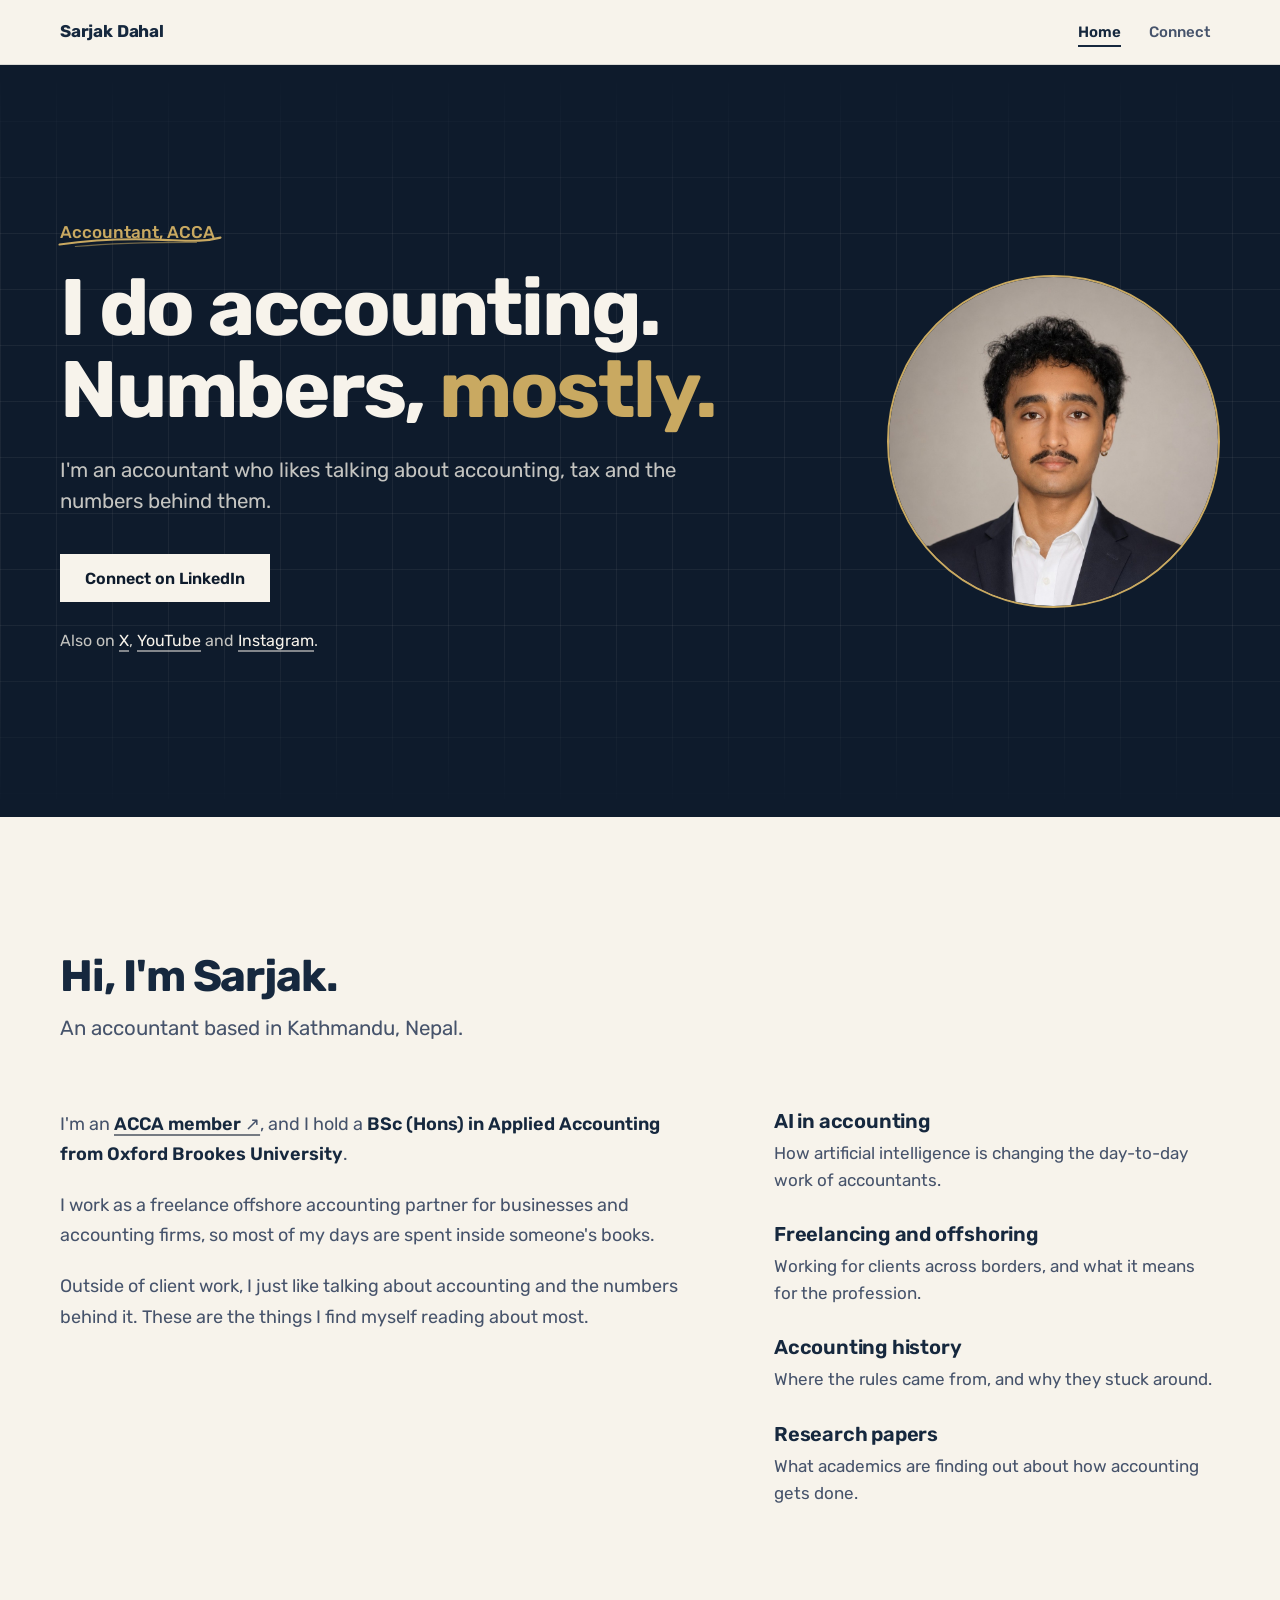
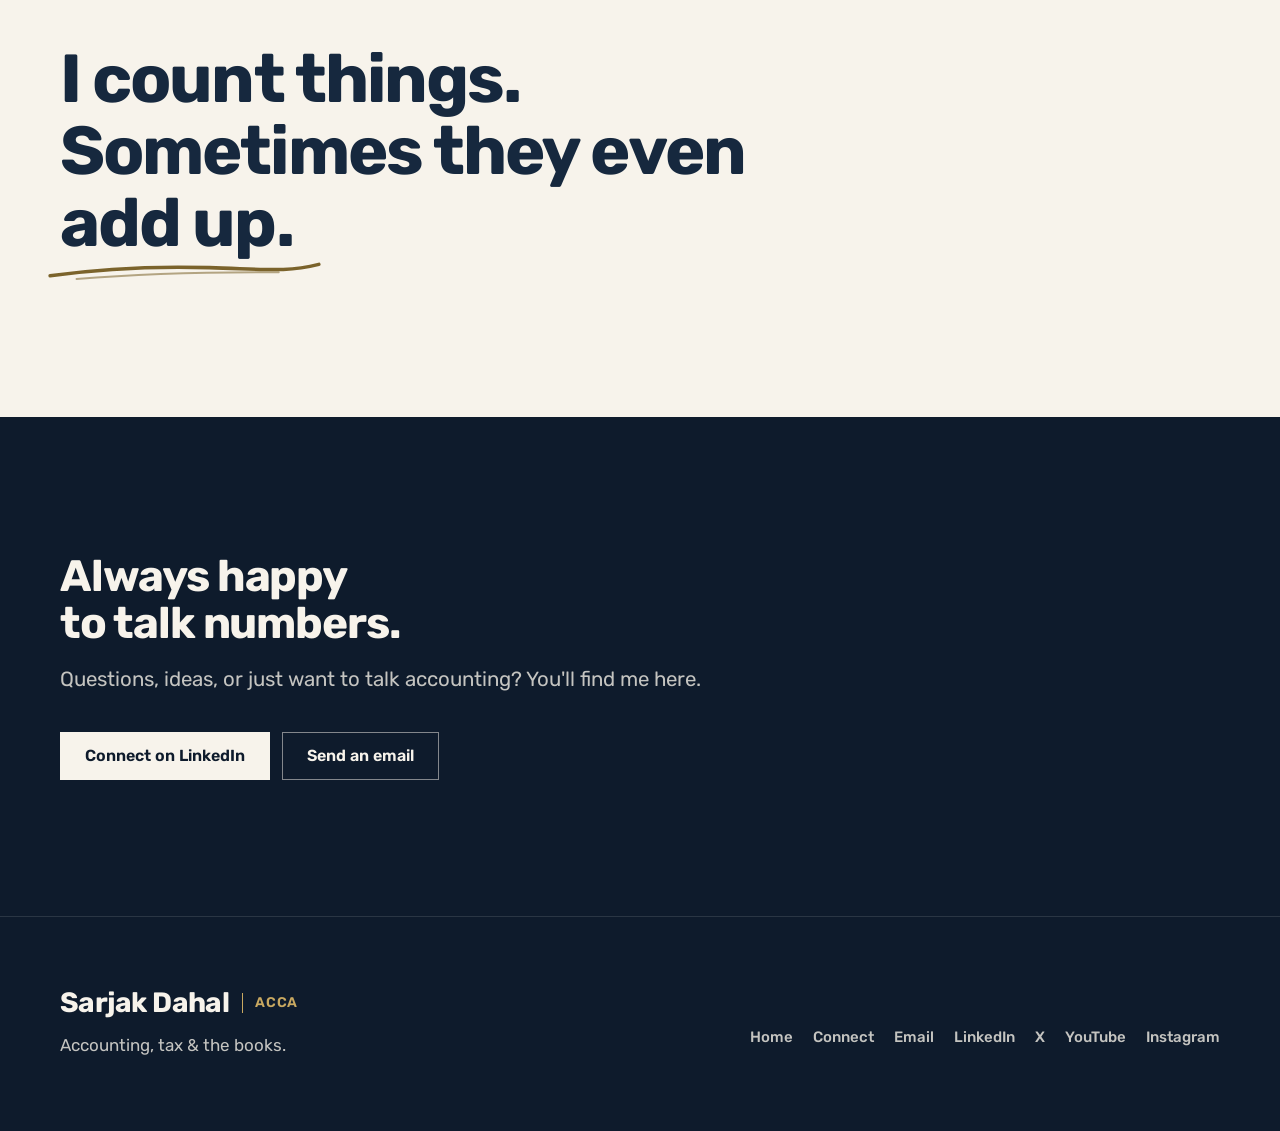
<file: index.html>
<!doctype html>
<html lang="en">
<head>
  <meta charset="utf-8">
  <meta name="viewport" content="width=device-width, initial-scale=1">
  <meta name="description" content="Sarjak Dahal is an ACCA accountant based in Kathmandu, Nepal, who likes talking about accounting and the numbers behind it.">
  <meta name="robots" content="index, follow">
  <link rel="canonical" href="https://sarjakdahal.com.np/">
  <meta property="og:type" content="website">
  <meta property="og:locale" content="en_US">
  <meta property="og:site_name" content="Sarjak Dahal">
  <meta property="og:title" content="Sarjak Dahal | I do accounting. Numbers, mostly.">
  <meta property="og:description" content="An ACCA accountant who likes talking about accounting and the numbers behind it.">
  <meta property="og:url" content="https://sarjakdahal.com.np/">
  <meta property="og:image" content="https://sarjakdahal.com.np/assets/social-preview-v7.jpg">
  <meta property="og:image:width" content="1200">
  <meta property="og:image:height" content="630">
  <meta property="og:image:alt" content="Sarjak Dahal, ACCA. I do accounting. Numbers, mostly.">
  <meta name="twitter:card" content="summary_large_image">
  <meta name="twitter:title" content="Sarjak Dahal | I do accounting. Numbers, mostly.">
  <meta name="twitter:description" content="An ACCA accountant who likes talking about accounting and the numbers behind it.">
  <meta name="twitter:image" content="https://sarjakdahal.com.np/assets/social-preview-v7.jpg">
  <meta name="theme-color" content="#F7F3EB" media="(prefers-color-scheme: light)">
  <meta name="theme-color" content="#16283E" media="(prefers-color-scheme: dark)">
  <link rel="icon" href="data:image/svg+xml,%3Csvg xmlns='http://www.w3.org/2000/svg' viewBox='0 0 64 64'%3E%3Crect width='64' height='64' rx='16' fill='%23F7F3EB'/%3E%3Ccircle cx='32' cy='32' r='18' fill='%23B08D3E'/%3E%3Ccircle cx='32' cy='32' r='6' fill='%23F7F3EB'/%3E%3C/svg%3E">
  <link rel="preconnect" href="https://fonts.googleapis.com">
  <link rel="preconnect" href="https://fonts.gstatic.com" crossorigin>
  <link rel="stylesheet" href="https://fonts.googleapis.com/css2?family=Rubik:wght@400..700&display=swap">
  <link rel="stylesheet" href="/assets/css/site.css?v=23">
  <title>Sarjak Dahal | ACCA · Accounting, tax &amp; the books</title>
  <script type="application/ld+json">
    {
      "@context": "https://schema.org",
      "@type": "Person",
      "name": "Sarjak Dahal",
      "url": "https://sarjakdahal.com.np",
      "description": "ACCA accountant based in Kathmandu, Nepal, who likes talking about accounting and the numbers behind it.",
      "alumniOf": "Oxford Brookes University",
      "address": { "@type": "PostalAddress", "addressLocality": "Kathmandu", "addressCountry": "NP" },
      "knowsAbout": [
        "Accounting",
        "Taxation",
        "Bookkeeping",
        "Financial reporting"
      ]
    }
  </script>
</head>
<body>
  <a class="skip-link" href="#main">Skip to content</a>

  <header class="site-header">
    <nav class="nav" aria-label="Primary navigation">
      <a class="brand-link" href="/">Sarjak Dahal</a>
      <div class="nav__links">
        <a href="/" aria-current="page">Home</a>
        <a href="/connect/">Connect</a>
      </div>
    </nav>
  </header>

  <main id="main">
    <div class="band-dark hero-band">
      <section class="section hero" aria-labelledby="hero-title">
        <div class="hero__content">
          <p class="pen">Accountant, ACCA</p>
          <h1 id="hero-title">
            <span class="line"><span style="--delay: 80ms;">I do accounting.</span></span>
            <span class="line"><span style="--delay: 200ms;">Numbers, <em class="accent">mostly.</em></span></span>
          </h1>
          <p class="lead">I'm an accountant who likes talking about accounting, tax and the numbers behind them.</p>
          <div class="actions">
            <a class="button button--primary" href="https://www.linkedin.com/in/sarjak-dahal-72773622a/" target="_blank" rel="noopener noreferrer">Connect on LinkedIn</a>
          </div>
          <p class="also">Also on <a class="text-link" href="https://x.com/sarjakdahal" target="_blank" rel="noopener noreferrer">X</a>, <a class="text-link" href="https://www.youtube.com/@sarjakdahal6572" target="_blank" rel="noopener noreferrer">YouTube</a> and <a class="text-link" href="https://www.instagram.com/sarjakacca/" target="_blank" rel="noopener noreferrer">Instagram</a>.</p>
        </div>
        <div class="portrait">
          <img src="/assets/profile-headshot-passport.jpg" alt="Sarjak Dahal in a navy suit" width="1000" height="1000" fetchpriority="high" decoding="async">
        </div>
      </section>
    </div>

    <section id="about" class="section" aria-labelledby="about-title">
      <div class="about-head">
        <h2 id="about-title">Hi, I'm Sarjak.</h2>
        <p class="lead">An accountant based in Kathmandu, Nepal.</p>
      </div>

      <div class="about-grid">
        <div class="story">
          <p>
            I'm an <a class="text-link" href="https://www.accaglobal.com/gb/en/member/find-an-accountant/directory-of-member/results.html?isocountry=NP&amp;FirstName=Sarjak&amp;Surname=Dahal&amp;Location=&amp;orby=fullNameAsc&amp;ipp=5&amp;pn=1&amp;hid=" target="_blank" rel="noopener noreferrer"><strong>ACCA member</strong>&nbsp;<span aria-hidden="true">&#8599;</span><span class="visually-hidden"> (opens ACCA's member directory)</span></a>, and I hold a <strong>BSc (Hons) in Applied Accounting from Oxford Brookes University</strong>.
          </p>
          <p>
            I work as a freelance offshore accounting partner for businesses and accounting firms, so most of my days are spent inside someone's books.
          </p>
          <p>
            Outside of client work, I just like talking about accounting and the numbers behind it. These are the things I find myself reading about most.
          </p>
        </div>

        <ul class="reading" aria-label="What I read about">
          <li>
            <h3>AI in accounting</h3>
            <p>How artificial intelligence is changing the day-to-day work of accountants.</p>
          </li>
          <li>
            <h3>Freelancing and offshoring</h3>
            <p>Working for clients across borders, and what it means for the profession.</p>
          </li>
          <li>
            <h3>Accounting history</h3>
            <p>Where the rules came from, and why they stuck around.</p>
          </li>
          <li>
            <h3>Research papers</h3>
            <p>What academics are finding out about how accounting gets done.</p>
          </li>
        </ul>
      </div>

      <p class="statement">I count things. Sometimes they even <span class="pen-word">add up.</span></p>
    </section>

    <div class="band-dark">
      <section class="section say-hi" aria-labelledby="say-hi-title">
        <h2 id="say-hi-title">Always happy to talk numbers.</h2>
        <p class="lead">Questions, ideas, or just want to talk accounting? You'll find me here.</p>
        <div class="actions">
          <a class="button button--primary" href="https://www.linkedin.com/in/sarjak-dahal-72773622a/" target="_blank" rel="noopener noreferrer">Connect on LinkedIn</a>
          <a class="button" href="mailto:sarjakdahal21@gmail.com">Send an email</a>
        </div>
      </section>
    </div>
  </main>

  <footer class="site-footer band-dark">
    <div class="footer-inner">
      <div>
        <span class="signature">Sarjak Dahal<i aria-hidden="true"></i><b>ACCA</b></span>
        <p>Accounting, tax &amp; the books.</p>
      </div>
      <nav class="footer-links" aria-label="Footer links">
        <a href="/">Home</a>
        <a href="/connect/">Connect</a>
        <a href="mailto:sarjakdahal21@gmail.com">Email</a>
        <a href="https://www.linkedin.com/in/sarjak-dahal-72773622a/" target="_blank" rel="noopener noreferrer">LinkedIn</a>
        <a href="https://x.com/sarjakdahal" target="_blank" rel="noopener noreferrer">X</a>
        <a href="https://www.youtube.com/@sarjakdahal6572" target="_blank" rel="noopener noreferrer">YouTube</a>
        <a href="https://www.instagram.com/sarjakacca/" target="_blank" rel="noopener noreferrer">Instagram</a>
      </nav>
    </div>
  </footer>

  <script src="/assets/js/site.js?v=18" defer></script>
</body>
</html>
</file>
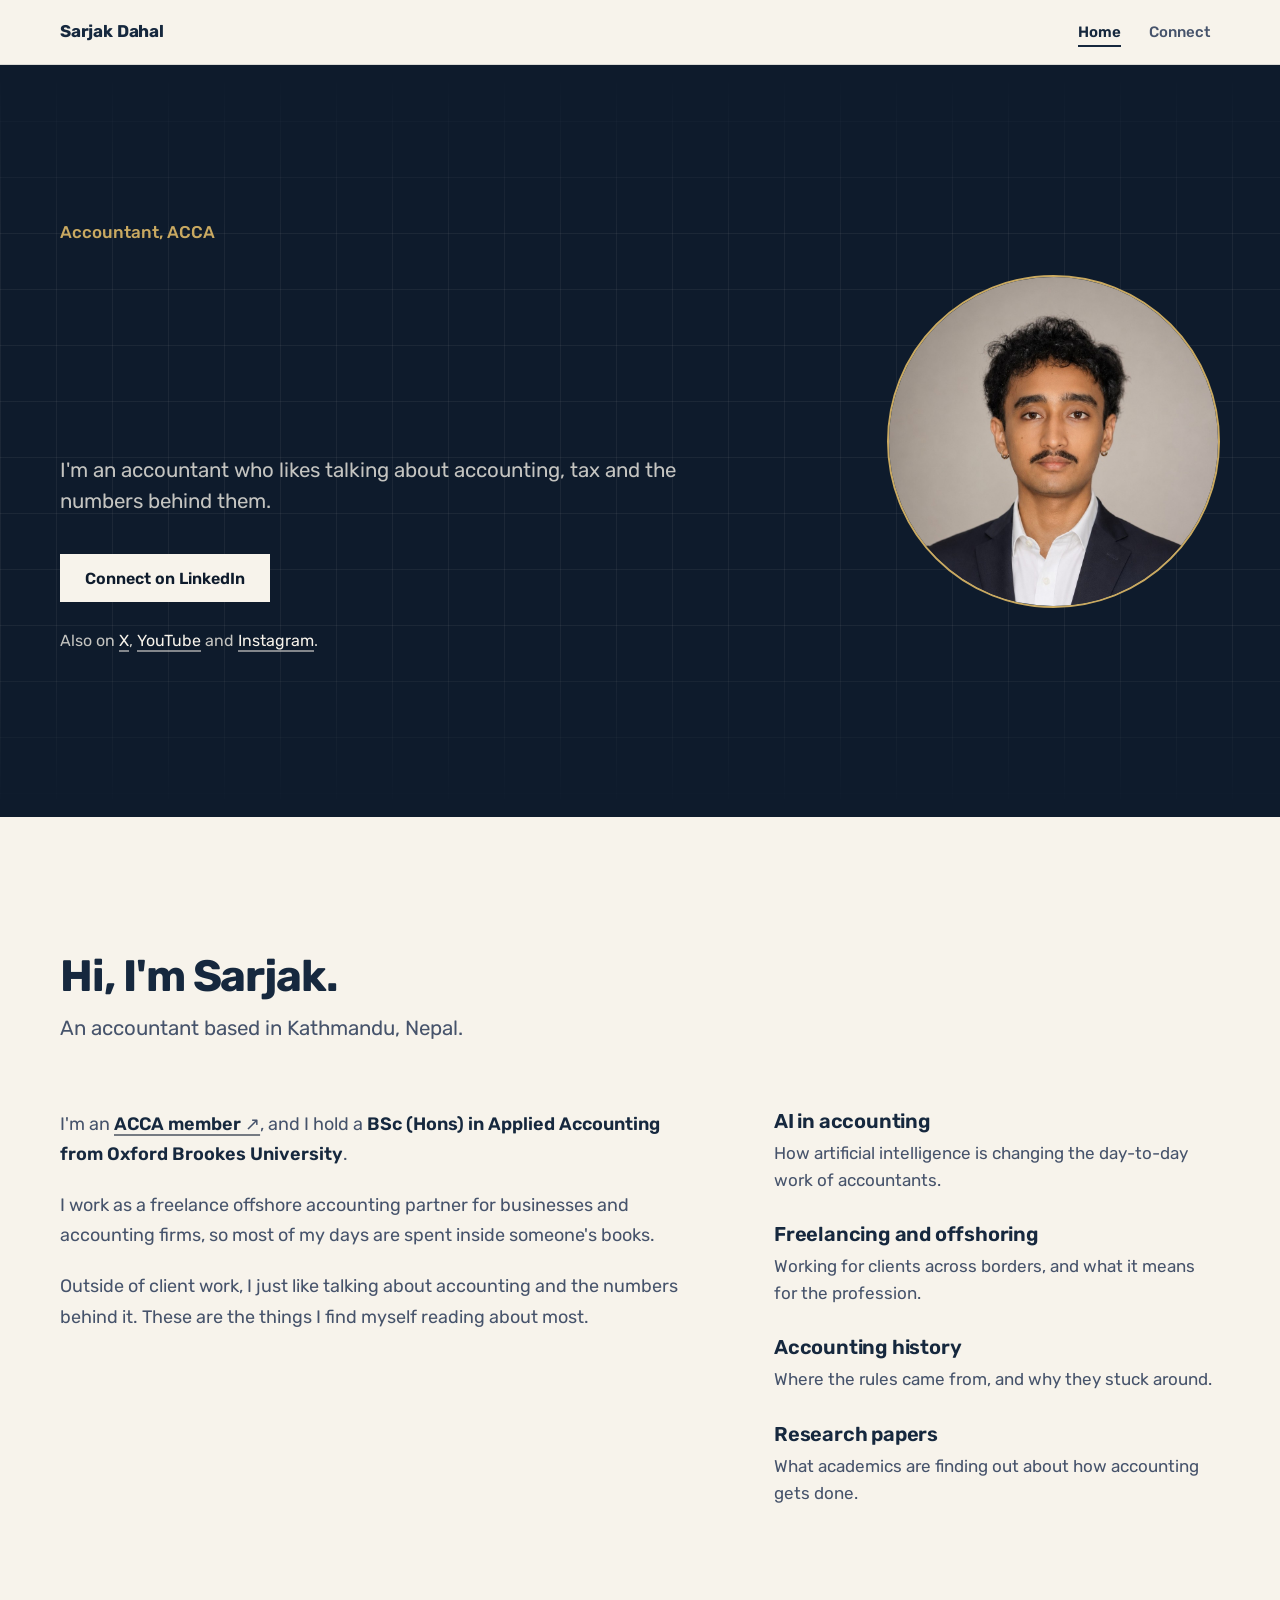
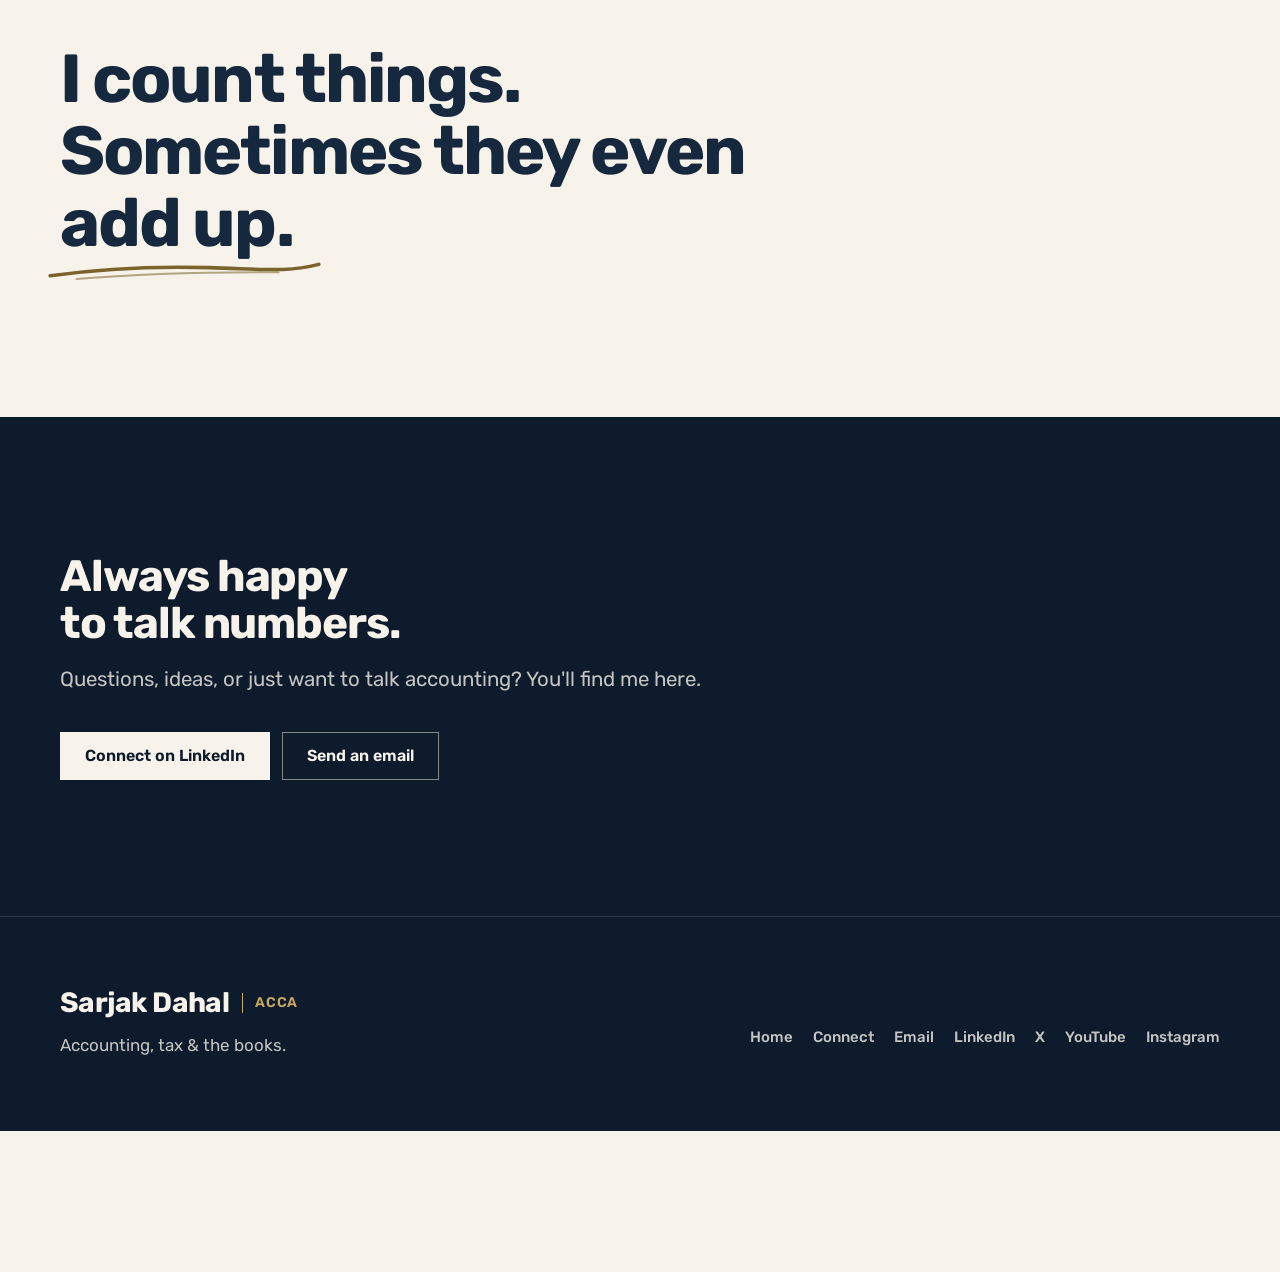
<file: about/index.html>
<!doctype html>
<html lang="en">
<head>
  <meta charset="utf-8">
  <title>Moved | Sarjak Dahal</title>
  <meta name="robots" content="noindex">
  <link rel="canonical" href="https://sarjakdahal.com.np/">
  <meta http-equiv="refresh" content="0; url=/">
</head>
<body>
  <p>This page has moved. <a href="/">Continue to sarjakdahal.com.np/</a></p>
</body>
</html>
</file>
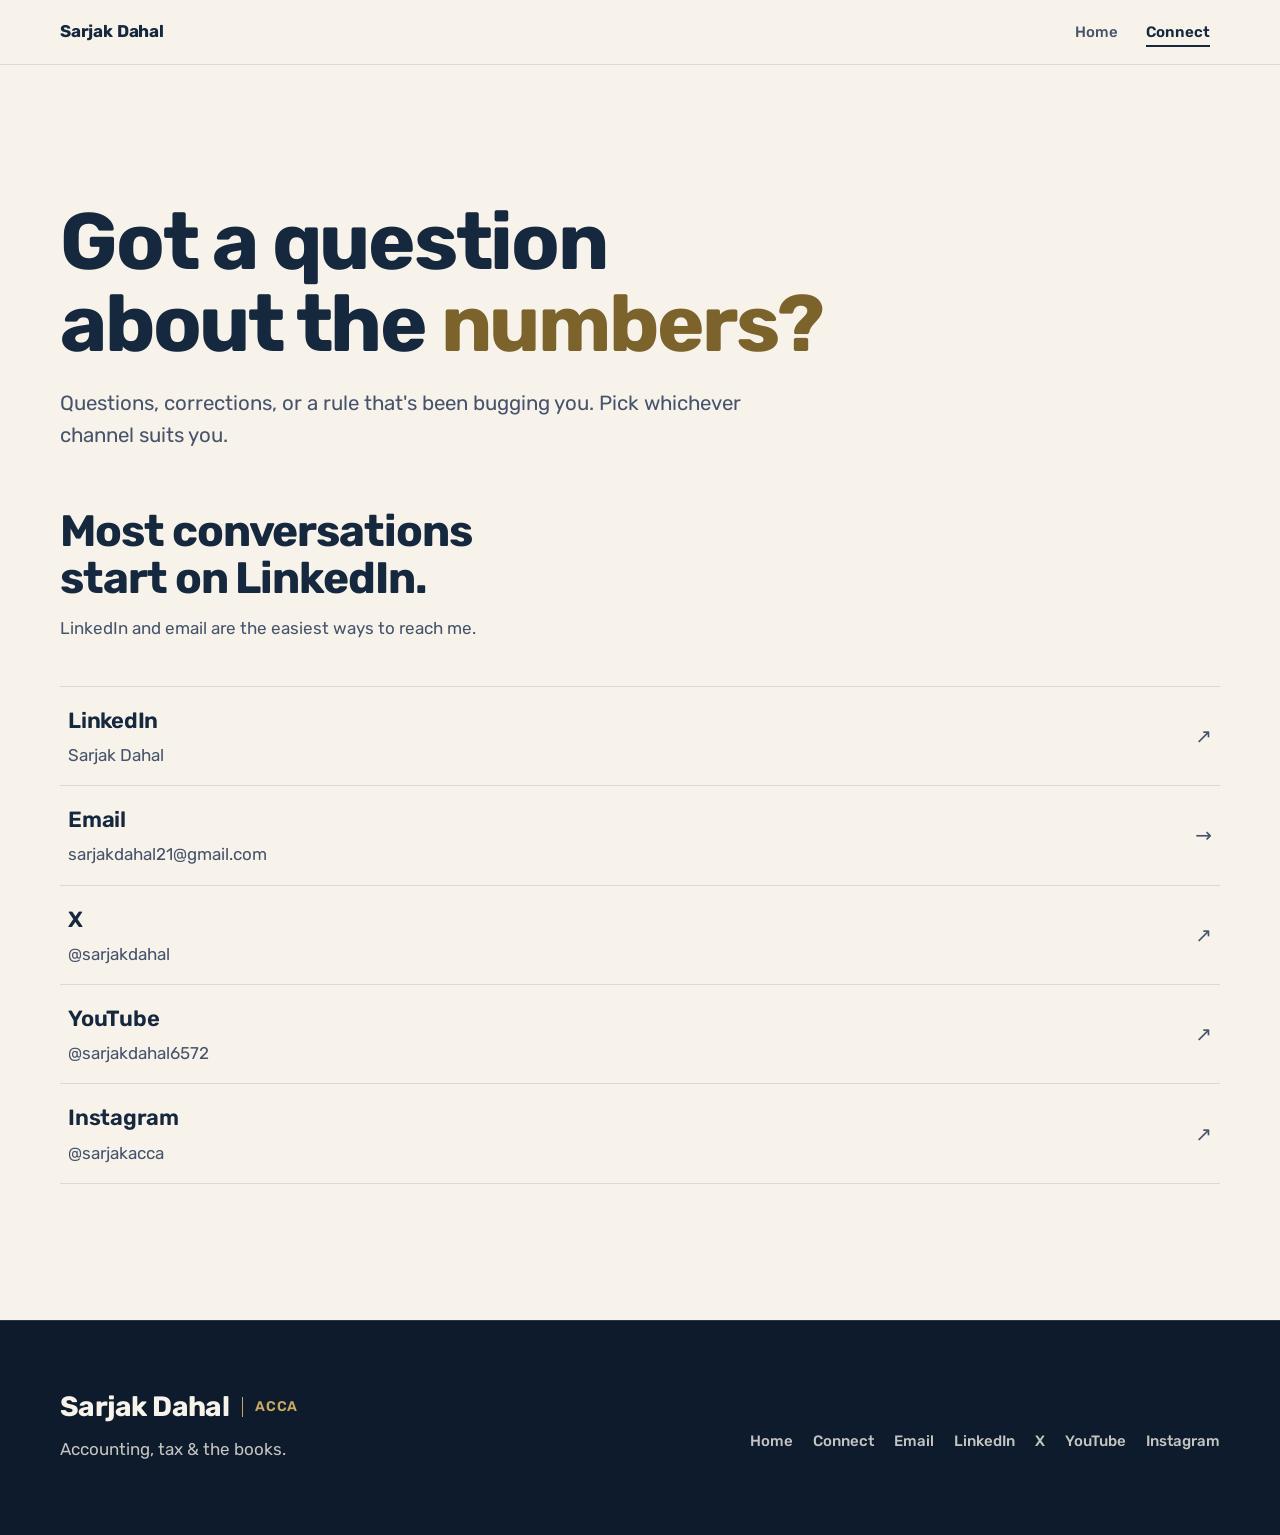
<file: connect/index.html>
<!doctype html>
<html lang="en">
<head>
  <meta charset="utf-8">
  <meta name="viewport" content="width=device-width, initial-scale=1">
  <meta name="description" content="Say hi to Sarjak Dahal, ACCA, on LinkedIn, X, YouTube or email.">
  <meta name="robots" content="index, follow">
  <link rel="canonical" href="https://sarjakdahal.com.np/connect/">
  <meta property="og:type" content="website">
  <meta property="og:locale" content="en_US">
  <meta property="og:site_name" content="Sarjak Dahal">
  <meta property="og:title" content="Connect | Sarjak Dahal">
  <meta property="og:description" content="Questions, corrections, or a rule that's been bugging you. Say hi.">
  <meta property="og:url" content="https://sarjakdahal.com.np/connect/">
  <meta property="og:image" content="https://sarjakdahal.com.np/assets/social-preview-v7.jpg">
  <meta name="twitter:card" content="summary_large_image">
  <meta name="twitter:title" content="Connect | Sarjak Dahal">
  <meta name="twitter:description" content="Questions, corrections, or a rule that's been bugging you. Say hi.">
  <meta name="twitter:image" content="https://sarjakdahal.com.np/assets/social-preview-v7.jpg">
  <meta name="theme-color" content="#F7F3EB" media="(prefers-color-scheme: light)">
  <meta name="theme-color" content="#16283E" media="(prefers-color-scheme: dark)">
  <link rel="icon" href="data:image/svg+xml,%3Csvg xmlns='http://www.w3.org/2000/svg' viewBox='0 0 64 64'%3E%3Crect width='64' height='64' rx='16' fill='%23F7F3EB'/%3E%3Ccircle cx='32' cy='32' r='18' fill='%23B08D3E'/%3E%3Ccircle cx='32' cy='32' r='6' fill='%23F7F3EB'/%3E%3C/svg%3E">
  <link rel="preconnect" href="https://fonts.googleapis.com">
  <link rel="preconnect" href="https://fonts.gstatic.com" crossorigin>
  <link rel="stylesheet" href="https://fonts.googleapis.com/css2?family=Rubik:wght@400..700&display=swap">
  <link rel="stylesheet" href="/assets/css/site.css?v=23">
  <title>Connect | Sarjak Dahal</title>
</head>
<body>
  <a class="skip-link" href="#main">Skip to content</a>

  <header class="site-header">
    <nav class="nav" aria-label="Primary navigation">
      <a class="brand-link" href="/">Sarjak Dahal</a>
      <div class="nav__links">
        <a href="/">Home</a>
        <a href="/connect/" aria-current="page">Connect</a>
      </div>
    </nav>
  </header>

  <main id="main">
    <section class="section page-head" aria-labelledby="connect-title">
      <h1 id="connect-title">
        <span class="line"><span style="--delay: 80ms;">Got a question</span></span>
        <span class="line"><span style="--delay: 200ms;">about the <em class="accent">numbers?</em></span></span>
      </h1>
      <p class="lead">Questions, corrections, or a rule that's been bugging you. Pick whichever channel suits you.</p>
    </section>

    <section class="section channels" aria-labelledby="channels-title">
      <h2 id="channels-title">Most conversations start on LinkedIn.</h2>
      <p>LinkedIn and email are the easiest ways to reach me.</p>
      <ul class="channel-list">
        <li><a href="https://www.linkedin.com/in/sarjak-dahal-72773622a/" target="_blank" rel="noopener noreferrer"><strong>LinkedIn</strong><span>Sarjak Dahal</span></a></li>
        <li><a href="mailto:sarjakdahal21@gmail.com"><strong>Email</strong><span>sarjakdahal21@gmail.com</span></a></li>
        <li><a href="https://x.com/sarjakdahal" target="_blank" rel="noopener noreferrer"><strong>X</strong><span>@sarjakdahal</span></a></li>
        <li><a href="https://www.youtube.com/@sarjakdahal6572" target="_blank" rel="noopener noreferrer"><strong>YouTube</strong><span>@sarjakdahal6572</span></a></li>
        <li><a href="https://www.instagram.com/sarjakacca/" target="_blank" rel="noopener noreferrer"><strong>Instagram</strong><span>@sarjakacca</span></a></li>
      </ul>
    </section>
  </main>

  <footer class="site-footer band-dark">
    <div class="footer-inner">
      <div>
        <span class="signature">Sarjak Dahal<i aria-hidden="true"></i><b>ACCA</b></span>
        <p>Accounting, tax &amp; the books.</p>
      </div>
      <nav class="footer-links" aria-label="Footer links">
        <a href="/">Home</a>
        <a href="/connect/">Connect</a>
        <a href="mailto:sarjakdahal21@gmail.com">Email</a>
        <a href="https://www.linkedin.com/in/sarjak-dahal-72773622a/" target="_blank" rel="noopener noreferrer">LinkedIn</a>
        <a href="https://x.com/sarjakdahal" target="_blank" rel="noopener noreferrer">X</a>
        <a href="https://www.youtube.com/@sarjakdahal6572" target="_blank" rel="noopener noreferrer">YouTube</a>
        <a href="https://www.instagram.com/sarjakacca/" target="_blank" rel="noopener noreferrer">Instagram</a>
      </nav>
    </div>
  </footer>

  <script src="/assets/js/site.js?v=18" defer></script>
</body>
</html>
</file>
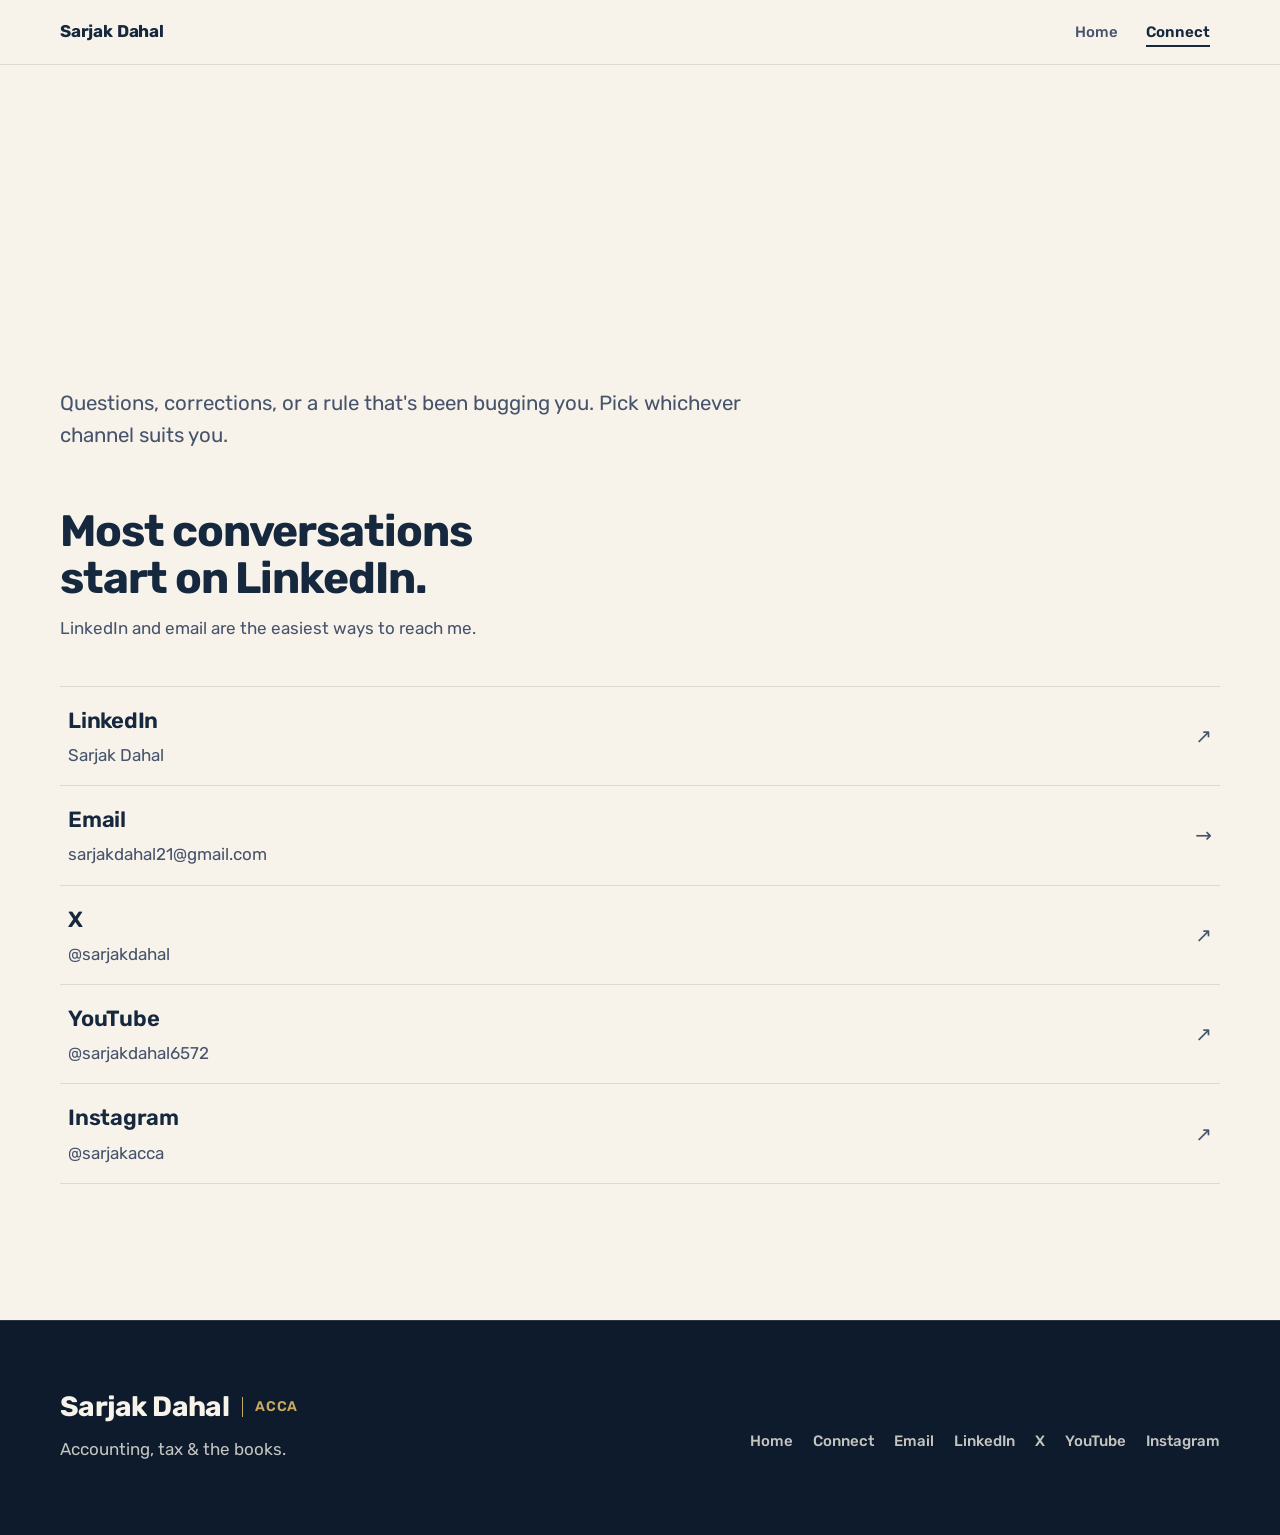
<file: work-with-me/index.html>
<!doctype html>
<html lang="en">
<head>
  <meta charset="utf-8">
  <title>Moved | Sarjak Dahal</title>
  <meta name="robots" content="noindex">
  <link rel="canonical" href="https://sarjakdahal.com.np/connect/">
  <meta http-equiv="refresh" content="0; url=/connect/">
</head>
<body>
  <p>This page has moved. <a href="/connect/">Continue to sarjakdahal.com.np/connect/</a></p>
</body>
</html>
</file>
<file: assets/css/site.css>
/* Sarjak Dahal: site styles (brand guidelines v5, Videos/brand/brand-guidelines.md).
   Six colours, Rubik only, square corners, flat colour. Gold is soft gold on navy
   and deep gold on ivory, nothing else. The hero is the cover: graph-paper grid,
   the pen label and the accent word. Every other gold element is the pen mark,
   used once, on "add up." No icons, cards, glass, shadows or scroll effects. */

:root {
  /* Palette: the six brand colours */
  --navy: #0E1B2C;
  --navy-2: #16283E;
  --ivory: #F7F3EB;
  --soft-gold: #C9A961;   /* gold on navy, 7.70:1 */
  --deep-gold: #7B632B;   /* gold on ivory, 5.18:1 */
  --slate: #46536B;       /* supporting text on ivory, 7.00:1 */

  /* Roles on a light surface. .band-dark and dark mode swap them. */
  --surface: var(--ivory);
  --text: var(--navy-2);
  --text-2: var(--slate);
  --gold: var(--deep-gold);
  --hairline: rgba(14, 27, 44, 0.12);       /* decorative only */
  --control-line: rgba(14, 27, 44, 0.55);   /* button borders, 3.80:1 */
  --tint: rgba(14, 27, 44, 0.05);           /* hover */

  --font: "Rubik", system-ui, -apple-system, BlinkMacSystemFont, sans-serif;
  --max: 1160px;
  --gutter: 16px;
  --section: clamp(72px, 11vw, 136px);      /* 96-144 between groups on slides */
  --ease: cubic-bezier(0.22, 1, 0.36, 1);

  color-scheme: light dark;
}

.band-dark {
  --surface: var(--navy);
  --text: var(--ivory);
  --text-2: rgba(247, 243, 235, 0.78);     /* 9.84:1 */
  --gold: var(--soft-gold);
  --hairline: rgba(247, 243, 235, 0.12);
  --control-line: rgba(247, 243, 235, 0.5); /* 4.78:1 */
  --tint: rgba(247, 243, 235, 0.07);
}

/* Dark appearance: ivory surfaces become raised navy, navy bands stay navy */
@media (prefers-color-scheme: dark) {
  :root {
    --surface: var(--navy-2);
    --text: var(--ivory);
    --text-2: rgba(247, 243, 235, 0.78);   /* 8.73:1 on raised navy */
    --gold: var(--soft-gold);               /* 6.63:1 on raised navy */
    --hairline: rgba(247, 243, 235, 0.12);
    --control-line: rgba(247, 243, 235, 0.5);
    --tint: rgba(247, 243, 235, 0.07);
  }
}

/* ---------- Base ---------- */

*,
*::before,
*::after {
  box-sizing: border-box;
}

html {
  -webkit-text-size-adjust: 100%;
  scroll-padding-top: 88px;
}

body {
  margin: 0;
  overflow-x: hidden;
  background: var(--surface);
  color: var(--text);
  font-family: var(--font);
  font-size: 1.0625rem;
  line-height: 1.6;
  -webkit-font-smoothing: antialiased;
  text-rendering: optimizeLegibility;
}

h1,
h2,
h3,
p,
ul,
figure,
blockquote {
  margin: 0;
}

ul {
  padding: 0;
  list-style: none;
}

a {
  color: inherit;
}

img {
  display: block;
  max-width: 100%;
}

:focus-visible {
  outline: 2px solid var(--text);
  outline-offset: 3px;
}

::selection {
  background: rgba(201, 169, 97, 0.35);
}

.skip-link {
  position: fixed;
  top: 12px;
  left: 12px;
  z-index: 100;
  transform: translateY(-160%);
  background: var(--text);
  color: var(--surface);
  padding: 12px 16px;
  font-weight: 600;
  text-decoration: none;
}

.skip-link:focus {
  transform: none;
}

.section,
.nav,
.footer-inner {
  width: min(100% - 2 * var(--gutter), var(--max));
  margin-inline: auto;
}

.section {
  padding-block: var(--section);
}

.band-dark {
  background: var(--surface);
  color: var(--text);
}

/* ---------- Type ---------- */

/* Headlines set their own lines (.line), so no max-width here */
h1 {
  font-size: clamp(2.75rem, 7vw, 5rem);
  font-weight: 700;
  line-height: 1.02;
  letter-spacing: -0.028em;
}

h2 {
  max-width: 20ch;
  font-size: clamp(1.875rem, 4vw, 2.75rem);
  font-weight: 700;
  line-height: 1.08;
  letter-spacing: -0.024em;
  text-wrap: balance;
}

h3 {
  font-size: 1.25rem;
  font-weight: 600;
  line-height: 1.25;
  letter-spacing: -0.01em;
}

.lead {
  max-width: 34em;
  color: var(--text-2);
  font-size: clamp(1.125rem, 1.6vw, 1.3125rem);
  line-height: 1.55;
}

/* The gold accent word: upright, only when one word really is the twist */
.accent {
  color: var(--gold);
  font-style: normal;
  font-weight: 700;
}

/* The pen mark: a reviewer's hand-drawn stroke under a word or label.
   .pen is the series-style label (hero only); .pen-word marks one word. */
.pen,
.pen-word {
  position: relative;
  display: inline-block;
  padding-bottom: 0.32em;
}

.pen {
  margin-bottom: 20px;
  color: var(--gold);
  font-size: 1.0625rem;
  font-weight: 500;
  line-height: 1.2;
}

.pen::after,
.pen-word::after {
  content: "";
  position: absolute;
  left: -0.2em;
  right: -0.45em;
  bottom: 0;
  height: 0.62em;
  background: var(--gold);
  -webkit-mask: url("data:image/svg+xml,%3Csvg xmlns='http://www.w3.org/2000/svg' viewBox='0 0 200 14' preserveAspectRatio='none'%3E%3Cpath d='M3 9.5C38 5 76 3.5 118 5.5S174 10 197 4.5' fill='none' stroke='%23000' stroke-width='2.6' stroke-linecap='round'/%3E%3Cpath d='M22 12.2C64 9.4 112 8.6 168 9.8' fill='none' stroke='%23000' stroke-width='1.4' stroke-linecap='round' opacity='.55'/%3E%3C/svg%3E") no-repeat center / 100% 100%;
  mask: url("data:image/svg+xml,%3Csvg xmlns='http://www.w3.org/2000/svg' viewBox='0 0 200 14' preserveAspectRatio='none'%3E%3Cpath d='M3 9.5C38 5 76 3.5 118 5.5S174 10 197 4.5' fill='none' stroke='%23000' stroke-width='2.6' stroke-linecap='round'/%3E%3Cpath d='M22 12.2C64 9.4 112 8.6 168 9.8' fill='none' stroke='%23000' stroke-width='1.4' stroke-linecap='round' opacity='.55'/%3E%3C/svg%3E") no-repeat center / 100% 100%;
  transform: rotate(-1deg);
  transform-origin: left center;
}

.pen-word::after {
  height: 0.28em;
  bottom: -0.02em;
}

.text-link {
  text-decoration: underline;
  text-decoration-thickness: 1.5px;
  text-underline-offset: 4px;
  text-decoration-color: var(--control-line);
  transition: text-decoration-color 160ms ease;
}

.text-link:hover {
  text-decoration-color: currentColor;
}

/* ---------- Header ---------- */

.site-header {
  position: sticky;
  top: 0;
  z-index: 50;
  border-bottom: 1px solid var(--hairline);
  background: var(--surface);
}

.nav {
  display: flex;
  align-items: center;
  justify-content: space-between;
  gap: 16px;
  min-height: 64px;
}

.brand-link {
  padding-block: 12px;
  font-size: 1.0625rem;
  font-weight: 700;
  letter-spacing: -0.01em;
  text-decoration: none;
  white-space: nowrap;
}

.nav__links {
  display: flex;
  gap: 8px;
}

.nav__links a {
  display: inline-flex;
  align-items: center;
  min-height: 44px;
  padding-inline: 10px;
  color: var(--text-2);
  font-size: 0.9375rem;
  font-weight: 500;
  text-decoration: none;
  text-underline-offset: 8px;
  text-decoration-thickness: 2px;
}

.nav__links a:hover {
  color: var(--text);
}

.nav__links a[aria-current="page"] {
  color: var(--text);
  font-weight: 600;
  text-decoration-line: underline;
}

/* ---------- Buttons ---------- */

.actions {
  display: flex;
  flex-wrap: wrap;
  gap: 12px;
  margin-top: 36px;
}

.button {
  display: inline-flex;
  align-items: center;
  justify-content: center;
  min-height: 48px;
  padding: 12px 24px;
  border: 1px solid var(--control-line);
  background: transparent;
  color: var(--text);
  font: 600 1rem/1.2 var(--font);
  text-decoration: none;
  transition: background-color 160ms ease, border-color 160ms ease;
}

.button:hover {
  border-color: var(--text);
  background: var(--tint);
}

.button--primary {
  border-color: var(--text);
  background: var(--text);
  color: var(--surface);
}

.button--primary:hover {
  background: var(--text-2);
  border-color: var(--text-2);
}

/* "Also on X, YouTube and Instagram." under the main action */
.also {
  margin-top: 16px;
  color: var(--text-2);
  font-size: 1rem;
}

.also a {
  display: inline-block;
  padding-block: 10px;
  color: var(--text);
}

/* ---------- Hero (the cover: navy + grid) ---------- */

.hero-band {
  position: relative;
  overflow: hidden;
}

.hero-band::before {
  content: "";
  position: absolute;
  inset: 0;
  pointer-events: none;
  background-image:
    linear-gradient(rgba(247, 243, 235, 0.06) 1px, transparent 1px),
    linear-gradient(90deg, rgba(247, 243, 235, 0.06) 1px, transparent 1px);
  background-size: 56px 56px;
  -webkit-mask-image: linear-gradient(180deg, transparent 0%, #000 22%, #000 78%, transparent 100%);
  mask-image: linear-gradient(180deg, transparent 0%, #000 22%, #000 78%, transparent 100%);
}

.hero {
  position: relative;
  display: grid;
  grid-template-columns: minmax(0, 1fr) auto;
  grid-template-areas: "content portrait";
  align-items: center;
  gap: clamp(40px, 6vw, 88px);
  padding-block: clamp(96px, 12vw, 168px);
}

.hero__content {
  grid-area: content;
}

.hero .lead {
  margin-top: 24px;
}

/* Round portrait, 2px soft-gold ring: the only round element */
.portrait {
  grid-area: portrait;
  width: clamp(240px, 26vw, 340px);
  aspect-ratio: 1;
  border: 2px solid var(--soft-gold);
  border-radius: 50%;
  overflow: hidden;
  background: var(--navy-2);
}

.portrait img {
  width: 100%;
  height: 100%;
  object-fit: cover;
}

/* Headline lines rise once on load: the site's one motion moment */
.line {
  display: block;
  overflow: hidden;
  padding-bottom: 0.12em;
  margin-bottom: -0.12em;
}

.line > span {
  display: block;
}

html.js-motion .line > span {
  transform: translateY(110%);
  transition: transform 820ms var(--ease) var(--delay, 0ms);
}

html.js-motion .hero .pen::after {
  clip-path: inset(0 100% 0 0);
  transition: clip-path 700ms var(--ease) 520ms;
}

html.js-motion.is-live .line > span {
  transform: none;
}

html.js-motion.is-live .hero .pen::after {
  clip-path: inset(0 0 0 0);
}

/* ---------- About ---------- */

.about-head {
  display: grid;
  gap: 12px;
  margin-bottom: clamp(40px, 6vw, 64px);
}

.about-grid {
  display: grid;
  grid-template-columns: minmax(0, 7fr) minmax(0, 5fr);
  gap: clamp(40px, 7vw, 96px);
  align-items: start;
}

.story {
  display: grid;
  gap: 20px;
  max-width: 62ch;
  color: var(--text-2);
  font-size: 1.125rem;
  line-height: 1.7;
}

.story strong {
  color: var(--text);
  font-weight: 600;
}

.reading {
  display: grid;
  gap: 28px;
}

.reading p {
  margin-top: 6px;
  color: var(--text-2);
}

/* The statement: the brand line, set big, with the one pen mark */
.statement {
  max-width: 17ch;
  margin-top: var(--section);
  font-size: clamp(2.25rem, 5.6vw, 4.25rem);
  font-weight: 700;
  line-height: 1.06;
  letter-spacing: -0.028em;
}

/* ---------- Say hi ---------- */

.say-hi .lead {
  margin-top: 16px;
}

/* ---------- Connect ---------- */

.page-head {
  padding-bottom: clamp(32px, 5vw, 56px);
}

.page-head .lead {
  margin-top: 24px;
}

.channels {
  padding-top: 0;
}

.channels h2 + p {
  margin-top: 12px;
  color: var(--text-2);
}

.channel-list {
  margin-top: clamp(28px, 4vw, 44px);
  border-top: 1px solid var(--hairline);
}

.channel-list a {
  display: grid;
  grid-template-columns: minmax(0, 1fr) auto;
  align-items: center;
  gap: 4px 24px;
  min-height: 76px;
  padding: 16px 8px;
  border-bottom: 1px solid var(--hairline);
  text-decoration: none;
  transition: background-color 160ms ease;
}

.channel-list a:hover {
  background: var(--tint);
}

.channel-list strong {
  font-size: 1.375rem;
  font-weight: 600;
  letter-spacing: -0.01em;
}

.channel-list span {
  grid-column: 1;
  color: var(--text-2);
  overflow-wrap: anywhere;
}

.channel-list a::after {
  content: "\2197";
  grid-column: 2;
  grid-row: 1 / span 2;
  color: var(--text-2);
  font-size: 1.25rem;
}

.channel-list a[href^="mailto:"]::after {
  content: "\2192";
}

/* ---------- 404 ---------- */

.notfound {
  padding-block: clamp(96px, 14vw, 176px);
}

.notfound .lead {
  margin-top: 24px;
}

/* ---------- Footer ---------- */

.site-footer {
  border-top: 1px solid var(--hairline);
}

.footer-inner {
  display: flex;
  flex-wrap: wrap;
  align-items: end;
  justify-content: space-between;
  gap: 32px 48px;
  padding-block: clamp(48px, 7vw, 72px);
}

/* "Sarjak Dahal | ACCA" sign-off */
.signature {
  display: inline-flex;
  align-items: center;
  gap: 0.45em;
  font-size: 1.75rem;
  font-weight: 700;
  letter-spacing: -0.02em;
  line-height: 1;
}

.signature i {
  width: 1px;
  height: 0.72em;
  background: var(--gold);
}

.signature b {
  color: var(--gold);
  font-size: 0.5em;
  font-weight: 600;
  letter-spacing: 0.04em;
}

.footer-inner p {
  margin-top: 12px;
  color: var(--text-2);
}

.footer-links {
  display: flex;
  flex-wrap: wrap;
  column-gap: 20px;
}

.footer-links a {
  display: inline-flex;
  align-items: center;
  min-height: 44px;
  color: var(--text-2);
  font-size: 0.9375rem;
  font-weight: 500;
  text-decoration: none;
}

.footer-links a:hover {
  color: var(--text);
  text-decoration: underline;
  text-underline-offset: 4px;
}

/* ---------- Narrow screens ---------- */

@media (max-width: 860px) {
  .hero {
    grid-template-columns: 1fr;
    grid-template-areas: "portrait" "content";
    gap: 28px;
    padding-block: 56px 72px;
  }

  .portrait {
    width: 104px;
  }

  .about-grid {
    grid-template-columns: 1fr;
  }

  .footer-inner {
    flex-direction: column;
    align-items: start;
  }
}

@media (prefers-reduced-motion: reduce) {
  *,
  *::before,
  *::after {
    transition: none !important;
    animation: none !important;
  }
}

.visually-hidden {
  position: absolute;
  width: 1px;
  height: 1px;
  overflow: hidden;
  clip: rect(0 0 0 0);
  white-space: nowrap;
}
</file>
